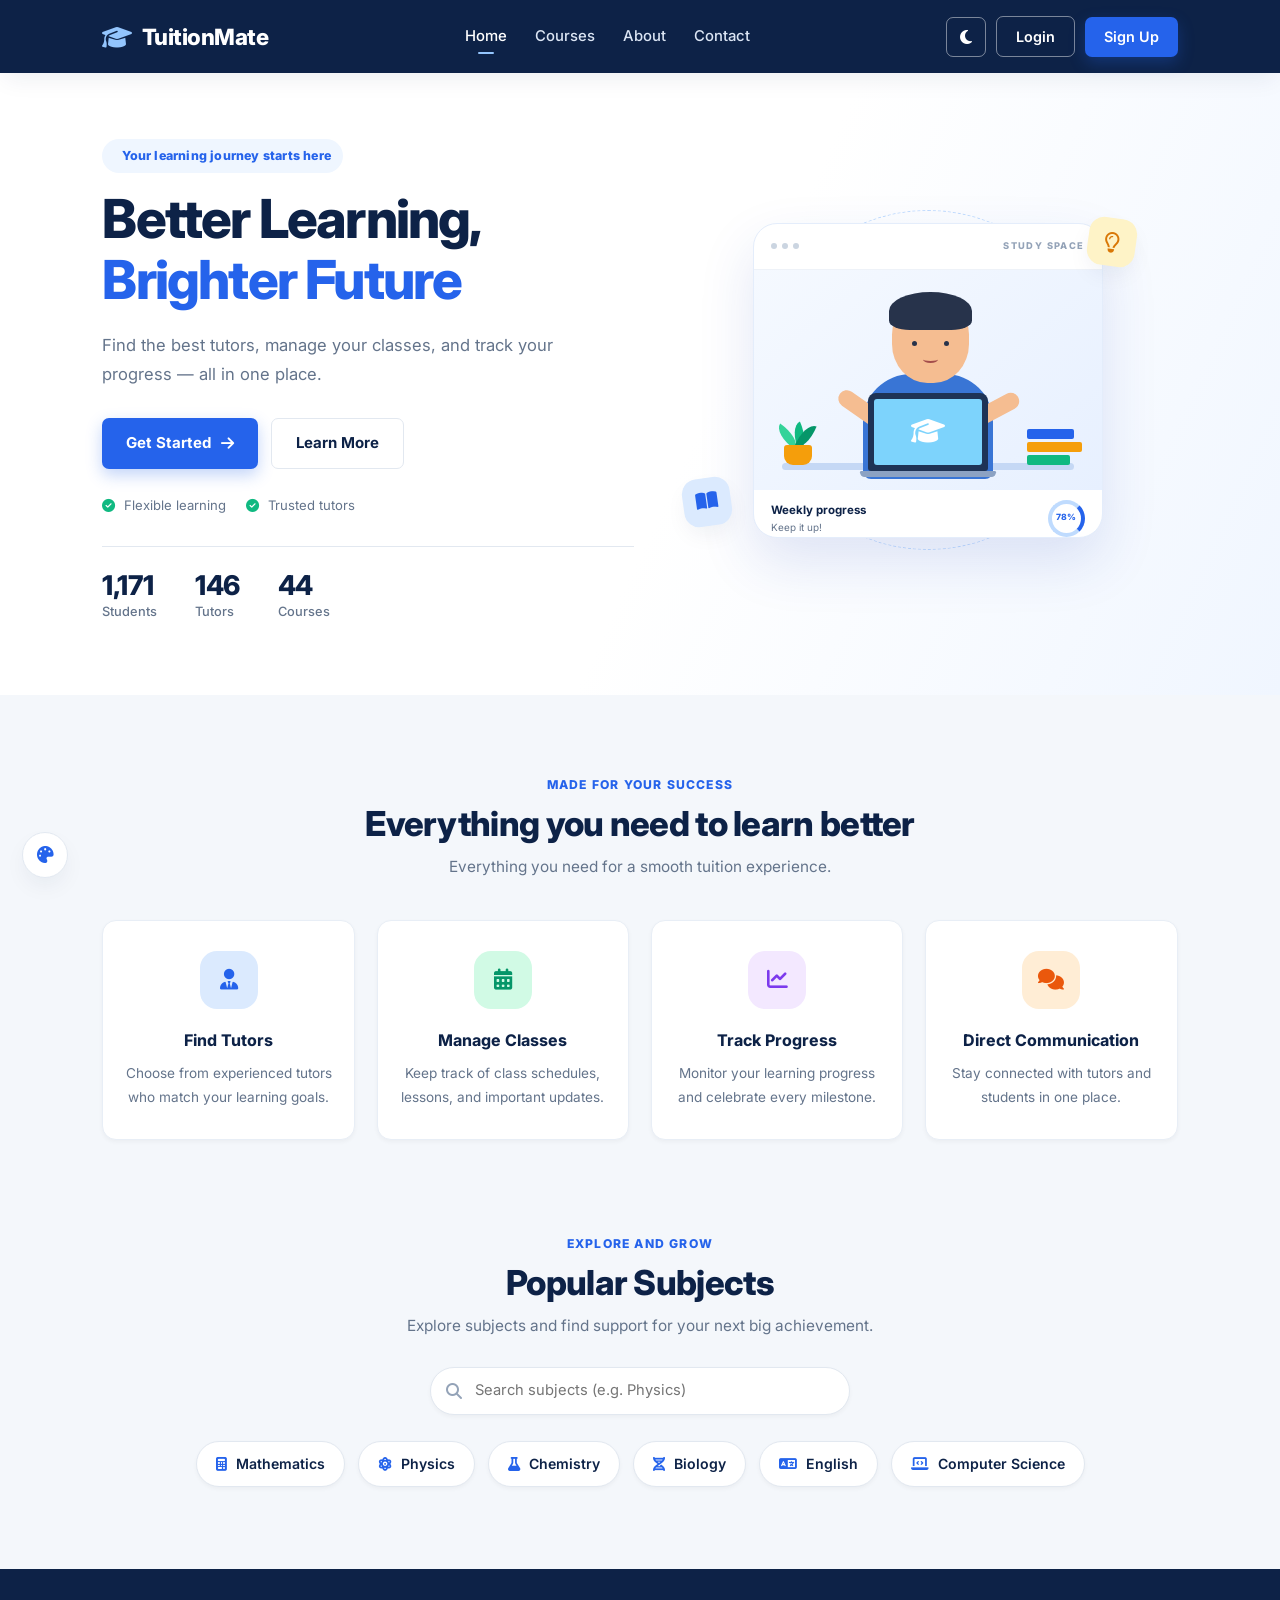
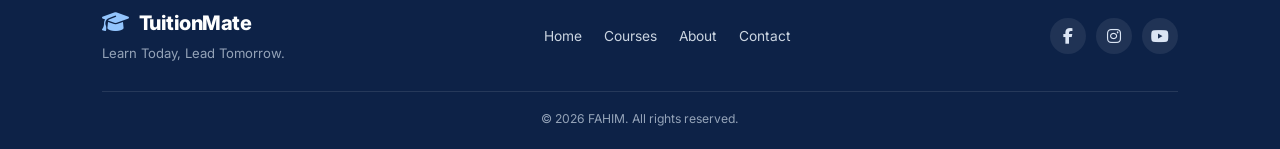
<file: index.html>
<!DOCTYPE html>
<html lang="en">
<head>
  <meta charset="UTF-8">
  <meta name="viewport" content="width=device-width, initial-scale=1.0">
  <title>TuitionMate | Better Learning, Brighter Future</title>
  <link rel="preconnect" href="https://fonts.googleapis.com">
  <link rel="preconnect" href="https://fonts.gstatic.com" crossorigin>
  <link href="https://fonts.googleapis.com/css2?family=Inter:wght@400;500;600;700;800&display=swap" rel="stylesheet">
  <link rel="stylesheet" href="https://cdnjs.cloudflare.com/ajax/libs/font-awesome/6.5.2/css/all.min.css">
  <link rel="stylesheet" href="style.css">
</head>
<body>
  <header class="navbar">
    <a class="logo" href="index.html"><i class="fa-solid fa-graduation-cap"></i><span>TuitionMate</span></a>
    <nav class="nav-links" aria-label="Main navigation">
      <a class="active" href="index.html">Home</a>
      <a href="#subjects">Courses</a>
      <a href="#features">About</a>
      <a href="#contact">Contact</a>
    </nav>
    <div class="auth-buttons">
      <button type="button" class="theme-toggle" id="theme-toggle" aria-label="Switch to dark mode"><i class="fa-solid fa-moon"></i></button>
      <a class="btn-outline" href="login.html">Login</a>
      <a class="btn-primary" href="signup.html">Sign Up</a>
    </div>
    <div class="mobile-menu">
      <button type="button" class="menu-toggle" id="menu-toggle" aria-label="Open navigation menu" aria-expanded="false" aria-controls="mobile-menu-panel"><i class="fa-solid fa-bars"></i></button>
      <nav class="mobile-menu-panel" id="mobile-menu-panel" aria-label="Mobile navigation">
        <a href="index.html">Home</a><a href="#subjects">Courses</a><a href="#features">About</a><a href="#contact">Contact</a>
        <a href="login.html">Login</a><a href="signup.html">Sign Up</a>
      </nav>
    </div>
  </header>

  <main>
    <section class="hero-section">
      <div class="hero-content">
        <span class="eyebrow"><i class="fa-solid fa-sparkles"></i> Your learning journey starts here</span>
        <h1 class="hero-title">Better Learning,<br><span>Brighter Future</span></h1>
        <p class="hero-description">Find the best tutors, manage your classes, and track your progress — all in one place.</p>
        <div class="hero-actions">
          <a class="btn-hero-primary" href="signup.html">Get Started <i class="fa-solid fa-arrow-right"></i></a>
          <a class="btn-hero-secondary" href="#features">Learn More</a>
        </div>
        <div class="hero-trust"><span><i class="fa-solid fa-circle-check"></i> Flexible learning</span><span><i class="fa-solid fa-circle-check"></i> Trusted tutors</span></div>
        <div class="hero-stats">
          <div class="stat"><strong class="counter" data-target="1200" data-suffix="+">0</strong><span>Students</span></div>
          <div class="stat"><strong class="counter" data-target="150" data-suffix="+">0</strong><span>Tutors</span></div>
          <div class="stat"><strong class="counter" data-target="45" data-suffix="+">0</strong><span>Courses</span></div>
        </div>
      </div>
      <div class="hero-graphic" aria-label="Student studying illustration">
        <div class="graphic-orbit orbit-one"></div><div class="graphic-orbit orbit-two"></div>
        <div class="float-icon float-bulb"><i class="fa-regular fa-lightbulb"></i></div>
        <div class="float-icon float-book"><i class="fa-solid fa-book-open"></i></div>
        <div class="study-card">
          <div class="study-card-top"><span class="mini-dot"></span><span class="mini-dot"></span><span class="mini-dot"></span><span class="study-label">STUDY SPACE</span></div>
          <div class="student-illustration">
            <div class="plant"><span></span><span></span><span></span><b></b></div>
            <div class="student-head"><div class="hair"></div><span class="eye eye-left"></span><span class="eye eye-right"></span><span class="smile"></span></div>
            <div class="student-body"><div class="arm arm-left"></div><div class="arm arm-right"></div></div>
            <div class="laptop"><div><i class="fa-solid fa-graduation-cap"></i></div></div>
            <div class="book-stack"><span></span><span></span><span></span></div>
          </div>
          <div class="progress-panel"><div><strong>Weekly progress</strong><span>Keep it up!</span></div><div class="progress-ring">78%</div></div>
        </div>
      </div>
    </section>

    <section id="features" class="features-section section-wrap">
      <div class="section-header"><span class="eyebrow">MADE FOR YOUR SUCCESS</span><h2 class="section-title">Everything you need to learn better</h2><p class="section-subtitle">Everything you need for a smooth tuition experience.</p></div>
      <div class="features-grid">
        <article class="feature-card"><div class="feature-icon-wrapper icon-blue"><i class="fa-solid fa-user-tie"></i></div><h3>Find Tutors</h3><p>Choose from experienced tutors who match your learning goals.</p></article>
        <article class="feature-card"><div class="feature-icon-wrapper icon-green"><i class="fa-solid fa-calendar-days"></i></div><h3>Manage Classes</h3><p>Keep track of class schedules, lessons, and important updates.</p></article>
        <article class="feature-card"><div class="feature-icon-wrapper icon-purple"><i class="fa-solid fa-chart-line"></i></div><h3>Track Progress</h3><p>Monitor your learning progress and celebrate every milestone.</p></article>
        <article class="feature-card"><div class="feature-icon-wrapper icon-orange"><i class="fa-solid fa-comments"></i></div><h3>Direct Communication</h3><p>Stay connected with tutors and students in one place.</p></article>
      </div>
    </section>

    <section id="subjects" class="subjects-section section-wrap">
      <div class="section-header"><span class="eyebrow">EXPLORE AND GROW</span><h2 class="section-title">Popular Subjects</h2><p class="section-subtitle">Explore subjects and find support for your next big achievement.</p></div>
      <div class="subject-search">
        <i class="fa-solid fa-magnifying-glass"></i>
        <input type="search" id="subject-search" class="subject-search-input" placeholder="Search subjects (e.g. Physics)" aria-label="Search subjects" autocomplete="off">
      </div>
      <div class="subjects-tags" id="subjects-list"><span class="subject-tag"><i class="fa-solid fa-calculator"></i> Mathematics</span><span class="subject-tag"><i class="fa-solid fa-atom"></i> Physics</span><span class="subject-tag"><i class="fa-solid fa-flask"></i> Chemistry</span><span class="subject-tag"><i class="fa-solid fa-dna"></i> Biology</span><span class="subject-tag"><i class="fa-solid fa-language"></i> English</span><span class="subject-tag"><i class="fa-solid fa-laptop-code"></i> Computer Science</span></div>
      <p class="no-subject" id="no-subject" role="status" aria-live="polite" hidden><i class="fa-regular fa-face-frown"></i> No subject found</p>
    </section>
  </main>

  <footer id="contact" class="site-footer">
    <div class="footer-top">
      <div class="footer-brand"><a class="logo" href="index.html"><i class="fa-solid fa-graduation-cap"></i><span>TuitionMate</span></a><p class="footer-tagline">Learn Today, Lead Tomorrow.</p></div>
      <nav class="footer-nav" aria-label="Footer navigation"><a href="index.html">Home</a><a href="#subjects">Courses</a><a href="#features">About</a><a href="mailto:hello@tuitionmate.example">Contact</a></nav>
      <div class="social-links"><a href="https://www.facebook.com/" class="social-link" aria-label="Facebook" target="_blank" rel="noopener noreferrer"><i class="fa-brands fa-facebook-f"></i></a><a href="https://www.instagram.com/" class="social-link" aria-label="Instagram" target="_blank" rel="noopener noreferrer"><i class="fa-brands fa-instagram"></i></a><a href="https://www.youtube.com/" class="social-link" aria-label="YouTube" target="_blank" rel="noopener noreferrer"><i class="fa-brands fa-youtube"></i></a></div>
    </div>
    <div class="footer-bottom"><p>&copy; 2026 FAHIM. All rights reserved.</p></div>
  </footer>

  <button type="button" class="back-to-top" id="back-to-top" aria-label="Back to top"><i class="fa-solid fa-arrow-up"></i></button>
  <div class="color-picker" id="color-picker">
    <button type="button" class="color-picker-toggle" id="color-picker-toggle" aria-label="Change accent colour" aria-expanded="false" aria-controls="color-options"><i class="fa-solid fa-palette"></i></button>
    <div class="color-options" id="color-options" role="group" aria-label="Accent colour" hidden>
      <button type="button" class="color-swatch swatch-blue" data-color="blue" aria-label="Blue" aria-pressed="true"></button>
      <button type="button" class="color-swatch swatch-green" data-color="green" aria-label="Green" aria-pressed="false"></button>
      <button type="button" class="color-swatch swatch-purple" data-color="purple" aria-label="Purple" aria-pressed="false"></button>
      <button type="button" class="color-swatch swatch-orange" data-color="orange" aria-label="Orange" aria-pressed="false"></button>
      <button type="button" class="color-swatch swatch-rose" data-color="rose" aria-label="Rose" aria-pressed="false"></button>
    </div>
  </div>
  <script src="script.js"></script>
</body>
</html>
</file>
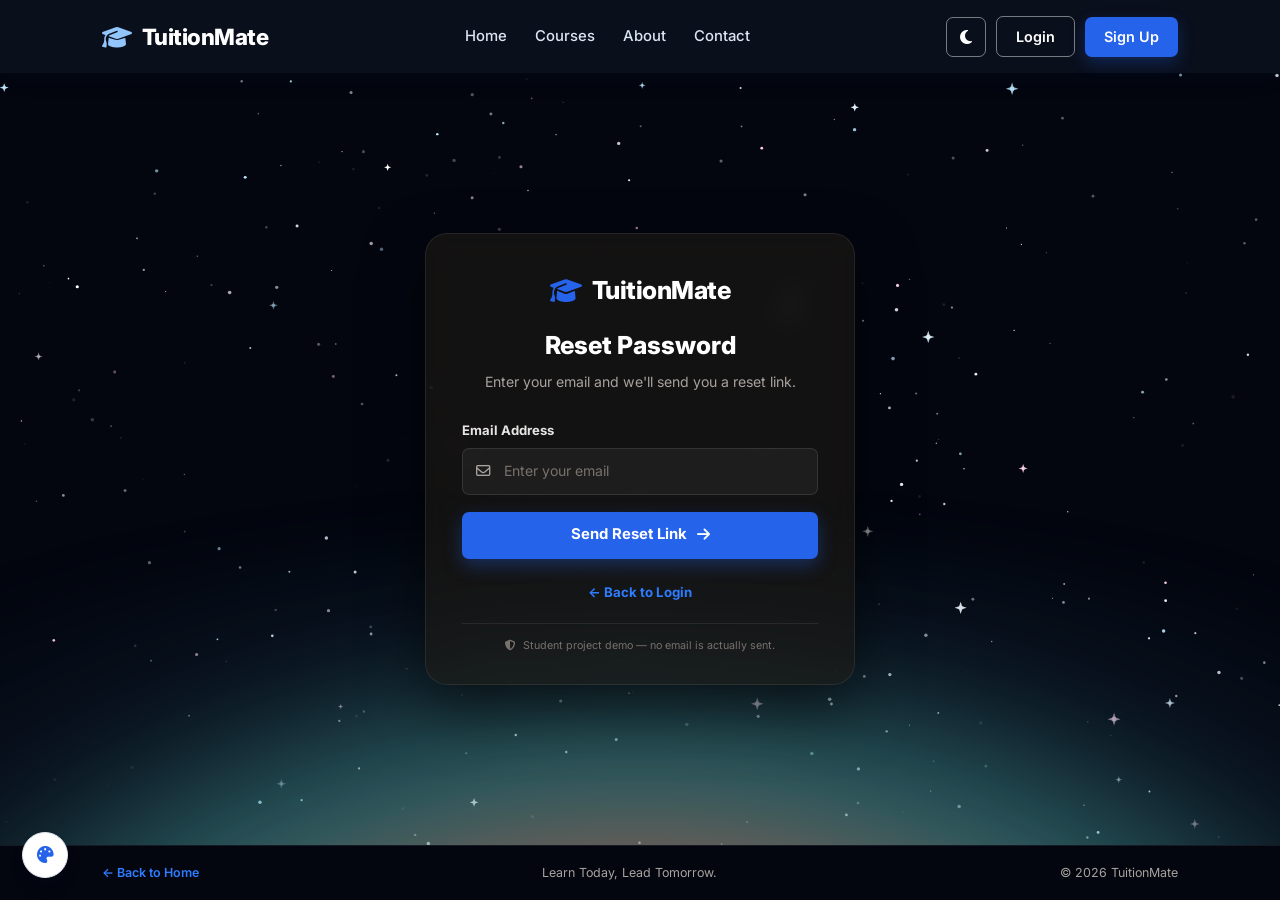
<file: forgot-password.html>
<!DOCTYPE html>
<html lang="en">
<head>
  <meta charset="UTF-8">
  <meta name="viewport" content="width=device-width, initial-scale=1.0">
  <title>Reset Password | TuitionMate</title>
  <link rel="preconnect" href="https://fonts.googleapis.com">
  <link rel="preconnect" href="https://fonts.gstatic.com" crossorigin>
  <link href="https://fonts.googleapis.com/css2?family=Inter:wght@400;500;600;700;800&display=swap" rel="stylesheet">
  <link rel="stylesheet" href="https://cdnjs.cloudflare.com/ajax/libs/font-awesome/6.5.2/css/all.min.css">
  <link rel="stylesheet" href="style.css">
</head>
<body class="login-page">
  <header class="navbar">
    <a class="logo" href="index.html"><i class="fa-solid fa-graduation-cap"></i><span>TuitionMate</span></a>
    <nav class="nav-links" aria-label="Main navigation"><a href="index.html">Home</a><a href="index.html#subjects">Courses</a><a href="index.html#features">About</a><a href="index.html#contact">Contact</a></nav>
    <div class="auth-buttons"><button type="button" class="theme-toggle" id="theme-toggle" aria-label="Switch to dark mode"><i class="fa-solid fa-moon"></i></button><a class="btn-outline" href="login.html">Login</a><a class="btn-primary" href="signup.html">Sign Up</a></div>
    <div class="mobile-menu"><button type="button" class="menu-toggle" id="menu-toggle" aria-label="Open navigation menu" aria-expanded="false" aria-controls="mobile-menu-panel"><i class="fa-solid fa-bars"></i></button><nav class="mobile-menu-panel" id="mobile-menu-panel" aria-label="Mobile navigation"><a href="index.html">Home</a><a href="index.html#subjects">Courses</a><a href="index.html#features">About</a><a href="index.html#contact">Contact</a><a href="login.html">Login</a><a href="signup.html">Sign Up</a></nav></div>
  </header>

  <main class="login-main">
    <div class="space-bg" aria-hidden="true">
      <canvas id="starfield"></canvas>
      <div class="space-horizon"></div>
    </div>
    <div class="login-container">
      <section class="login-card" aria-labelledby="login-title">
        <a class="card-logo" href="index.html"><i class="fa-solid fa-graduation-cap"></i><span>TuitionMate</span></a>
        <h1 id="login-title">Reset Password</h1>
        <p class="card-subtitle">Enter your email and we'll send you a reset link.</p>
        <div class="success-message" id="form-success" role="status" aria-live="polite" hidden><i class="fa-solid fa-circle-check"></i> <span id="form-success-text"></span></div>
        <form action="#" method="get" id="forgot-form" novalidate>
          <div class="form-group"><label class="form-label" for="email">Email Address</label><div class="input-wrapper"><i class="fa-regular fa-envelope"></i><input id="email" name="email" type="email" class="form-input" placeholder="Enter your email" autocomplete="email" required aria-describedby="email-error"></div><p class="error-message" id="email-error"></p></div>
          <button type="submit" class="btn-login-submit">Send Reset Link <i class="fa-solid fa-arrow-right"></i></button>
        </form>
        <p class="signup-prompt"><a href="login.html">← Back to Login</a></p>
        <p class="demo-note"><i class="fa-solid fa-shield-halved"></i> Student project demo — no email is actually sent.</p>
      </section>
    </div>
  </main>
  <footer class="login-footer"><a href="index.html">← Back to Home</a><span>Learn Today, Lead Tomorrow.</span><span>&copy; 2026 TuitionMate</span></footer>
  <div class="color-picker" id="color-picker">
    <button type="button" class="color-picker-toggle" id="color-picker-toggle" aria-label="Change accent colour" aria-expanded="false" aria-controls="color-options"><i class="fa-solid fa-palette"></i></button>
    <div class="color-options" id="color-options" role="group" aria-label="Accent colour" hidden>
      <button type="button" class="color-swatch swatch-blue" data-color="blue" aria-label="Blue" aria-pressed="true"></button>
      <button type="button" class="color-swatch swatch-green" data-color="green" aria-label="Green" aria-pressed="false"></button>
      <button type="button" class="color-swatch swatch-purple" data-color="purple" aria-label="Purple" aria-pressed="false"></button>
      <button type="button" class="color-swatch swatch-orange" data-color="orange" aria-label="Orange" aria-pressed="false"></button>
      <button type="button" class="color-swatch swatch-rose" data-color="rose" aria-label="Rose" aria-pressed="false"></button>
    </div>
  </div>
  <script src="script.js"></script>
</body>
</html>
</file>
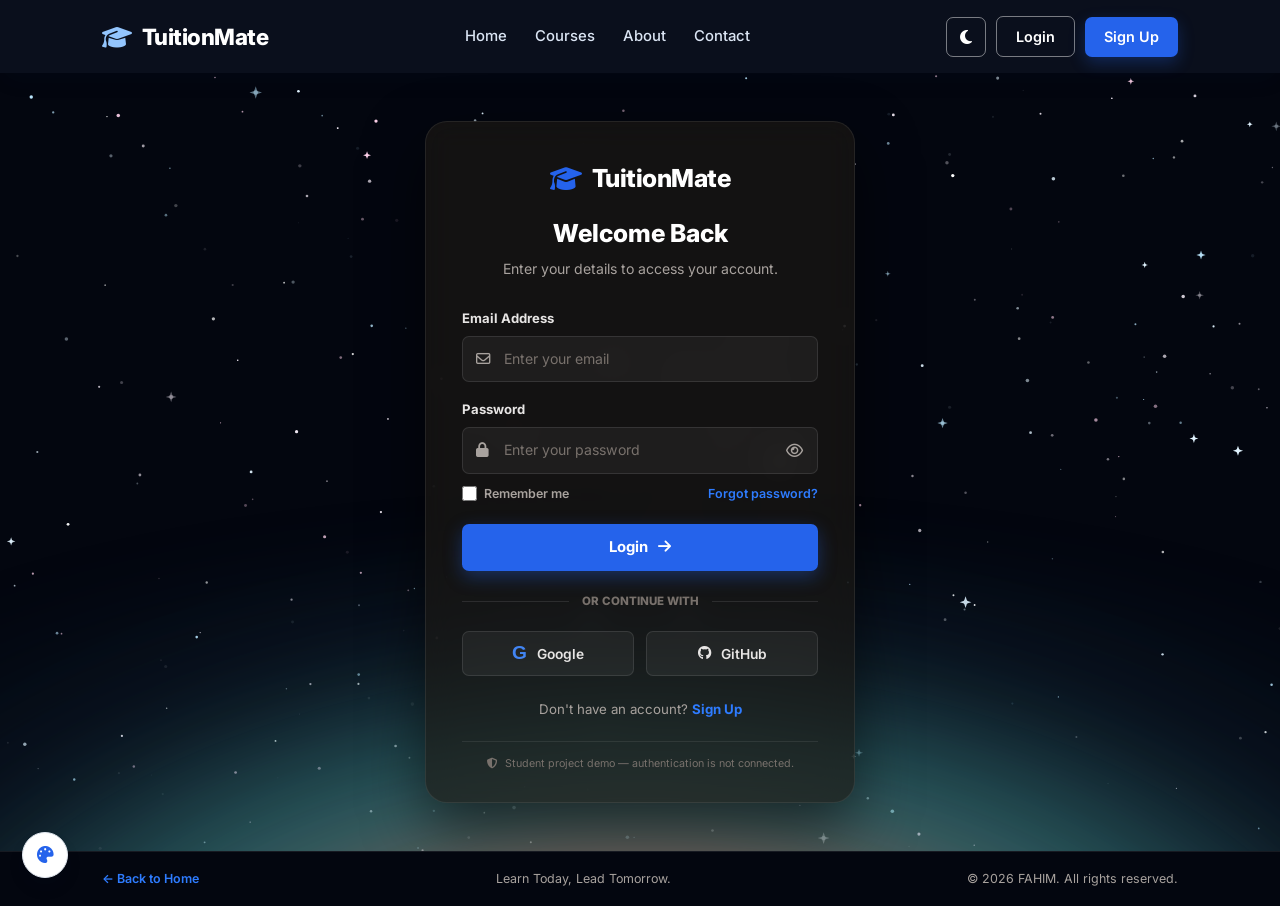
<file: login.html>
<!DOCTYPE html>
<html lang="en">
<head>
  <meta charset="UTF-8">
  <meta name="viewport" content="width=device-width, initial-scale=1.0">
  <title>Login | TuitionMate</title>
  <link rel="preconnect" href="https://fonts.googleapis.com">
  <link rel="preconnect" href="https://fonts.gstatic.com" crossorigin>
  <link href="https://fonts.googleapis.com/css2?family=Inter:wght@400;500;600;700;800&display=swap" rel="stylesheet">
  <link rel="stylesheet" href="https://cdnjs.cloudflare.com/ajax/libs/font-awesome/6.5.2/css/all.min.css">
  <link rel="stylesheet" href="style.css">
</head>
<body class="login-page">
  <header class="navbar">
    <a class="logo" href="index.html"><i class="fa-solid fa-graduation-cap"></i><span>TuitionMate</span></a>
    <nav class="nav-links" aria-label="Main navigation"><a href="index.html">Home</a><a href="index.html#subjects">Courses</a><a href="index.html#features">About</a><a href="index.html#contact">Contact</a></nav>
    <div class="auth-buttons"><button type="button" class="theme-toggle" id="theme-toggle" aria-label="Switch to dark mode"><i class="fa-solid fa-moon"></i></button><a class="btn-outline" href="login.html" aria-current="page">Login</a><a class="btn-primary" href="signup.html">Sign Up</a></div>
    <div class="mobile-menu"><button type="button" class="menu-toggle" id="menu-toggle" aria-label="Open navigation menu" aria-expanded="false" aria-controls="mobile-menu-panel"><i class="fa-solid fa-bars"></i></button><nav class="mobile-menu-panel" id="mobile-menu-panel" aria-label="Mobile navigation"><a href="index.html">Home</a><a href="index.html#subjects">Courses</a><a href="index.html#features">About</a><a href="index.html#contact">Contact</a><a href="login.html" aria-current="page">Login</a><a href="signup.html">Sign Up</a></nav></div>
  </header>

  <main class="login-main">
    <!-- Animated space background (starfield canvas + horizon glow) -->
    <div class="space-bg" aria-hidden="true">
      <canvas id="starfield"></canvas>
      <div class="space-horizon"></div>
    </div>
    <div class="login-container">
      <section class="login-card" aria-labelledby="login-title">
        <a class="card-logo" href="index.html"><i class="fa-solid fa-graduation-cap"></i><span>TuitionMate</span></a>
        <h1 id="login-title">Welcome Back</h1>
        <p class="card-subtitle">Enter your details to access your account.</p>
        <div class="success-message" id="login-success" role="status" aria-live="polite" hidden><i class="fa-solid fa-circle-check"></i> <span id="login-success-text"></span></div>
        <form action="#" method="get" id="login-form" novalidate>
          <div class="form-group"><label class="form-label" for="email">Email Address</label><div class="input-wrapper"><i class="fa-regular fa-envelope"></i><input id="email" name="email" type="email" class="form-input" placeholder="Enter your email" autocomplete="email" required aria-describedby="email-error"></div><p class="error-message" id="email-error"></p></div>
          <div class="form-group"><label class="form-label" for="password">Password</label><div class="input-wrapper"><i class="fa-solid fa-lock"></i><input id="password" name="password" type="password" class="form-input has-toggle" placeholder="Enter your password" autocomplete="current-password" required aria-describedby="password-error"><button type="button" class="toggle-password" id="toggle-password" aria-label="Show password"><i class="fa-regular fa-eye"></i></button></div><p class="error-message" id="password-error"></p></div>
          <div class="forgot-row"><label class="remember-me"><input type="checkbox" id="remember-me" name="remember"> Remember me</label><a class="forgot-password-link" href="forgot-password.html">Forgot password?</a></div>
          <button type="submit" class="btn-login-submit">Login <i class="fa-solid fa-arrow-right"></i></button>
        </form>
        <div class="divider-or"><span>OR CONTINUE WITH</span></div>
        <p class="info-message" id="social-notice" role="status" aria-live="polite" hidden></p>
        <div class="social-login">
          <button type="button" class="btn-google" data-provider="Google"><span class="google-g">G</span> Google</button>
          <button type="button" class="btn-github" data-provider="GitHub"><i class="fa-brands fa-github"></i> GitHub</button>
        </div>
        <p id="signup" class="signup-prompt">Don't have an account? <a href="signup.html">Sign Up</a></p>
        <p class="demo-note"><i class="fa-solid fa-shield-halved"></i> Student project demo — authentication is not connected.</p>
      </section>
    </div>
  </main>
  <footer class="login-footer"><a href="index.html">← Back to Home</a><span>Learn Today, Lead Tomorrow.</span><span>&copy; 2026 FAHIM. All rights reserved.</span></footer>
  <div class="color-picker" id="color-picker">
    <button type="button" class="color-picker-toggle" id="color-picker-toggle" aria-label="Change accent colour" aria-expanded="false" aria-controls="color-options"><i class="fa-solid fa-palette"></i></button>
    <div class="color-options" id="color-options" role="group" aria-label="Accent colour" hidden>
      <button type="button" class="color-swatch swatch-blue" data-color="blue" aria-label="Blue" aria-pressed="true"></button>
      <button type="button" class="color-swatch swatch-green" data-color="green" aria-label="Green" aria-pressed="false"></button>
      <button type="button" class="color-swatch swatch-purple" data-color="purple" aria-label="Purple" aria-pressed="false"></button>
      <button type="button" class="color-swatch swatch-orange" data-color="orange" aria-label="Orange" aria-pressed="false"></button>
      <button type="button" class="color-swatch swatch-rose" data-color="rose" aria-label="Rose" aria-pressed="false"></button>
    </div>
  </div>
  <script src="script.js"></script>
</body>
</html>
</file>
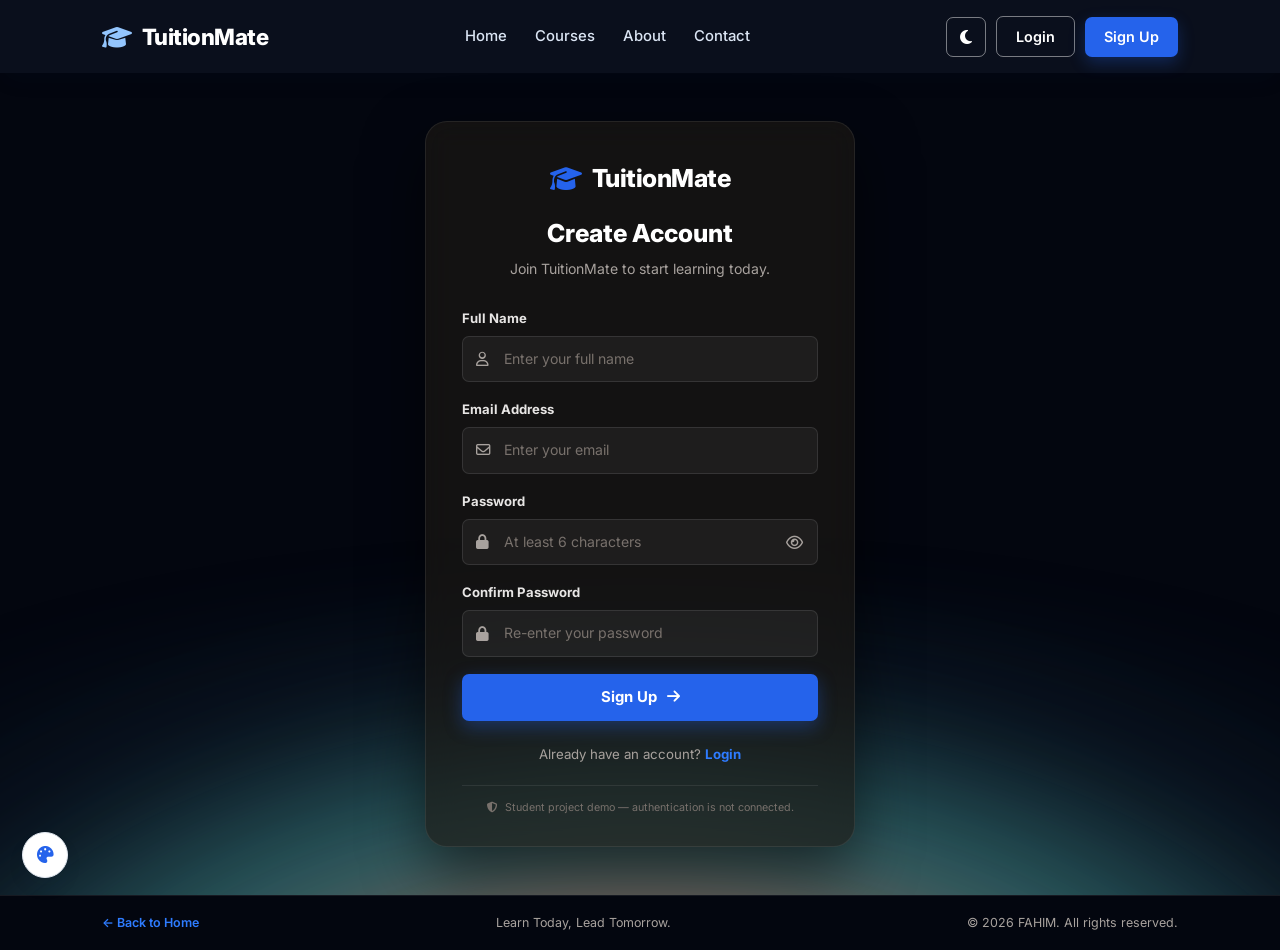
<file: signup.html>
<!DOCTYPE html>
<html lang="en">
<head>
  <meta charset="UTF-8">
  <meta name="viewport" content="width=device-width, initial-scale=1.0">
  <title>Sign Up | TuitionMate</title>
  <link rel="preconnect" href="https://fonts.googleapis.com">
  <link rel="preconnect" href="https://fonts.gstatic.com" crossorigin>
  <link href="https://fonts.googleapis.com/css2?family=Inter:wght@400;500;600;700;800&display=swap" rel="stylesheet">
  <link rel="stylesheet" href="https://cdnjs.cloudflare.com/ajax/libs/font-awesome/6.5.2/css/all.min.css">
  <link rel="stylesheet" href="style.css">
</head>
<body class="login-page">
  <header class="navbar">
    <a class="logo" href="index.html"><i class="fa-solid fa-graduation-cap"></i><span>TuitionMate</span></a>
    <nav class="nav-links" aria-label="Main navigation"><a href="index.html">Home</a><a href="index.html#subjects">Courses</a><a href="index.html#features">About</a><a href="index.html#contact">Contact</a></nav>
    <div class="auth-buttons"><button type="button" class="theme-toggle" id="theme-toggle" aria-label="Switch to dark mode"><i class="fa-solid fa-moon"></i></button><a class="btn-outline" href="login.html">Login</a><a class="btn-primary" href="signup.html" aria-current="page">Sign Up</a></div>
    <div class="mobile-menu"><button type="button" class="menu-toggle" id="menu-toggle" aria-label="Open navigation menu" aria-expanded="false" aria-controls="mobile-menu-panel"><i class="fa-solid fa-bars"></i></button><nav class="mobile-menu-panel" id="mobile-menu-panel" aria-label="Mobile navigation"><a href="index.html">Home</a><a href="index.html#subjects">Courses</a><a href="index.html#features">About</a><a href="index.html#contact">Contact</a><a href="login.html">Login</a><a href="signup.html">Sign Up</a></nav></div>
  </header>

  <main class="login-main">
    <div class="space-bg" aria-hidden="true">
      <canvas id="starfield"></canvas>
      <div class="space-horizon"></div>
    </div>
    <div class="login-container">
      <section class="login-card" aria-labelledby="login-title">
        <a class="card-logo" href="index.html"><i class="fa-solid fa-graduation-cap"></i><span>TuitionMate</span></a>
        <h1 id="login-title">Create Account</h1>
        <p class="card-subtitle">Join TuitionMate to start learning today.</p>
        <div class="success-message" id="form-success" role="status" aria-live="polite" hidden><i class="fa-solid fa-circle-check"></i> <span id="form-success-text"></span></div>
        <form action="#" method="get" id="signup-form" novalidate>
          <div class="form-group"><label class="form-label" for="name">Full Name</label><div class="input-wrapper"><i class="fa-regular fa-user"></i><input id="name" name="name" type="text" class="form-input" placeholder="Enter your full name" autocomplete="name" required aria-describedby="name-error"></div><p class="error-message" id="name-error"></p></div>
          <div class="form-group"><label class="form-label" for="email">Email Address</label><div class="input-wrapper"><i class="fa-regular fa-envelope"></i><input id="email" name="email" type="email" class="form-input" placeholder="Enter your email" autocomplete="email" required aria-describedby="email-error"></div><p class="error-message" id="email-error"></p></div>
          <div class="form-group"><label class="form-label" for="password">Password</label><div class="input-wrapper"><i class="fa-solid fa-lock"></i><input id="password" name="password" type="password" class="form-input has-toggle" placeholder="At least 6 characters" autocomplete="new-password" required aria-describedby="password-error"><button type="button" class="toggle-password" id="toggle-password" aria-label="Show password"><i class="fa-regular fa-eye"></i></button></div><p class="error-message" id="password-error"></p></div>
          <div class="form-group"><label class="form-label" for="confirm">Confirm Password</label><div class="input-wrapper"><i class="fa-solid fa-lock"></i><input id="confirm" name="confirm" type="password" class="form-input" placeholder="Re-enter your password" autocomplete="new-password" required aria-describedby="confirm-error"></div><p class="error-message" id="confirm-error"></p></div>
          <button type="submit" class="btn-login-submit">Sign Up <i class="fa-solid fa-arrow-right"></i></button>
        </form>
        <p class="signup-prompt">Already have an account? <a href="login.html">Login</a></p>
        <p class="demo-note"><i class="fa-solid fa-shield-halved"></i> Student project demo — authentication is not connected.</p>
      </section>
    </div>
  </main>
  <footer class="login-footer"><a href="index.html">← Back to Home</a><span>Learn Today, Lead Tomorrow.</span><span>&copy; 2026 FAHIM. All rights reserved.</span></footer>
  <div class="color-picker" id="color-picker">
    <button type="button" class="color-picker-toggle" id="color-picker-toggle" aria-label="Change accent colour" aria-expanded="false" aria-controls="color-options"><i class="fa-solid fa-palette"></i></button>
    <div class="color-options" id="color-options" role="group" aria-label="Accent colour" hidden>
      <button type="button" class="color-swatch swatch-blue" data-color="blue" aria-label="Blue" aria-pressed="true"></button>
      <button type="button" class="color-swatch swatch-green" data-color="green" aria-label="Green" aria-pressed="false"></button>
      <button type="button" class="color-swatch swatch-purple" data-color="purple" aria-label="Purple" aria-pressed="false"></button>
      <button type="button" class="color-swatch swatch-orange" data-color="orange" aria-label="Orange" aria-pressed="false"></button>
      <button type="button" class="color-swatch swatch-rose" data-color="rose" aria-label="Rose" aria-pressed="false"></button>
    </div>
  </div>
  <script src="script.js"></script>
</body>
</html>
</file>
<file: style.css>
/* TuitionMate | Shared responsive styles
   Built with HTML5 and CSS3. External Google Fonts and Font Awesome provide typography/icons. */
:root {
  --navy-primary: #0a192f;
  --navy-secondary: #0d2247;
  --blue-accent: #2563eb;
  --blue-hover: #1d4ed8;
  --blue-light-bg: #eff6ff;
  --blue-soft-border: #bfdbfe;
  --bg-light: #f4f7fb;
  --card-bg: #ffffff;
  --text-dark: #1e293b;
  --text-muted: #64748b;
  --text-light: #94a3b8;
  --border-color: #e2e8f0;
  --shadow-sm: 0 2px 4px rgba(0,0,0,.04);
  --shadow-md: 0 10px 25px -5px rgba(13,34,71,.08);
  --shadow-lg: 0 20px 40px -12px rgba(13,34,71,.15);
  --radius-sm: 7px;
  --radius-md: 14px;
  --radius-lg: 22px;
  --radius-full: 999px;
  --font-main: 'Inter', Arial, sans-serif;
  --transition: all .25s ease;
}
* { margin: 0; padding: 0; box-sizing: border-box; }
html { scroll-behavior: smooth; scroll-padding-top: 24px; }
body { font-family: var(--font-main); background: var(--bg-light); color: var(--text-dark); line-height: 1.6; overflow-x: hidden; }
a { color: inherit; text-decoration: none; transition: var(--transition); }
button, input { font: inherit; }
button, a { -webkit-tap-highlight-color: transparent; }
a:focus-visible, button:focus-visible, summary:focus-visible, input:focus-visible { outline: 3px solid #93c5fd; outline-offset: 3px; }
.navbar { background: var(--navy-secondary); color: #fff; padding: 16px 8%; display: flex; align-items: center; justify-content: space-between; gap: 24px; position: relative; z-index: 10; box-shadow: var(--shadow-md); }
.logo { display: inline-flex; align-items: center; gap: 10px; font-size: 1.4rem; font-weight: 800; color: #fff; letter-spacing: -.5px; white-space: nowrap; }
.logo i { color: #93c5fd; font-size: 1.5rem; }
.nav-links { display: flex; align-items: center; gap: 28px; }
.nav-links a { color: #dbe5f4; font-size: .93rem; font-weight: 500; }
.nav-links a:hover, .nav-links a.active { color: #fff; }
.nav-links a.active::after { content: ''; display: block; width: 16px; height: 2px; margin: 4px auto -6px; border-radius: 2px; background: #93c5fd; }
.auth-buttons { display: flex; align-items: center; gap: 10px; }
.btn-outline, .btn-primary { display: inline-flex; align-items: center; justify-content: center; min-height: 40px; padding: 8px 19px; border-radius: var(--radius-sm); font-size: .9rem; font-weight: 600; transition: var(--transition); }
.btn-outline { border: 1px solid rgba(255,255,255,.45); color: #fff; }
.btn-outline:hover { border-color: #fff; background: rgba(255,255,255,.1); }
.btn-primary { background: var(--blue-accent); color: #fff; box-shadow: 0 4px 12px rgba(37,99,235,.25); }
.btn-primary:hover, .btn-hero-primary:hover, .btn-login-submit:hover { background: var(--blue-hover); transform: translateY(-2px); }
.mobile-menu { display: none; position: relative; }
.mobile-menu summary { cursor: pointer; list-style: none; font-size: 1.4rem; padding: 4px 7px; }
.mobile-menu summary::-webkit-details-marker { display: none; }
.mobile-menu-panel { position: absolute; right: 0; top: calc(100% + 14px); width: 210px; display: grid; gap: 4px; padding: 10px; background: #fff; color: var(--text-dark); border: 1px solid var(--border-color); border-radius: 12px; box-shadow: var(--shadow-lg); }
.mobile-menu-panel a { padding: 10px 12px; border-radius: 7px; }
.mobile-menu-panel a:hover { color: var(--blue-accent); background: var(--blue-light-bg); }

/* Home page hero */
.hero-section { background: linear-gradient(115deg,#fff 0%,#fff 55%,#f0f6ff 100%); min-height: 485px; padding: 65px 8% 72px; display: flex; align-items: center; justify-content: space-between; gap: 44px; overflow: hidden; }
.hero-content { flex: 1; max-width: 560px; }
.eyebrow { display: inline-flex; align-items: center; gap: 8px; margin-bottom: 16px; color: var(--blue-accent); font-size: .76rem; font-weight: 800; letter-spacing: 1.2px; }
.hero-content > .eyebrow { padding: 7px 12px; border-radius: var(--radius-full); background: #eff6ff; letter-spacing: .2px; font-size: .78rem; }
.hero-title { color: var(--navy-secondary); font-size: clamp(2.35rem,4.2vw,3.65rem); font-weight: 800; line-height: 1.13; letter-spacing: -1.8px; margin-bottom: 20px; }
.hero-title span { color: var(--blue-accent); }
.hero-description { max-width: 490px; color: var(--text-muted); font-size: 1.04rem; line-height: 1.8; margin-bottom: 28px; }
.hero-actions { display: flex; flex-wrap: wrap; gap: 13px; }
.btn-hero-primary, .btn-hero-secondary { min-height: 48px; display: inline-flex; align-items: center; justify-content: center; gap: 10px; padding: 12px 24px; border-radius: var(--radius-sm); font-size: .94rem; font-weight: 700; transition: var(--transition); }
.btn-hero-primary { color: #fff; background: var(--blue-accent); box-shadow: 0 6px 16px rgba(37,99,235,.24); }
.btn-hero-secondary { background: #fff; color: var(--navy-secondary); border: 1px solid var(--border-color); }
.btn-hero-secondary:hover { background: var(--blue-light-bg); border-color: var(--blue-soft-border); }
.hero-trust { display: flex; flex-wrap: wrap; gap: 20px; margin-top: 26px; color: var(--text-muted); font-size: .82rem; }
.hero-trust i { color: #10b981; margin-right: 5px; }

/* CSS illustration */
.hero-graphic { position: relative; flex: 1; max-width: 500px; min-width: 0; min-height: 360px; display: grid; place-items: center; }
.graphic-orbit { position: absolute; border: 1px dashed #bfdbfe; border-radius: 50%; }
.orbit-one { width: 340px; height: 340px; }
.orbit-two { width: 275px; height: 275px; border-style: solid; border-color: #dbeafe; }
.study-card { position: relative; z-index: 1; width: min(100%,350px); height: 315px; background: #fff; border: 1px solid #e4edfb; border-radius: 24px; box-shadow: 0 24px 55px rgba(30,64,175,.13); overflow: hidden; }
.study-card-top { display: flex; align-items: center; gap: 5px; padding: 15px 17px; border-bottom: 1px solid #eef2f8; }
.mini-dot { width: 6px; height: 6px; border-radius: 50%; background: #cbd5e1; }
.study-label { margin-left: auto; color: #94a3b8; font-size: .58rem; font-weight: 800; letter-spacing: 1.4px; }
.student-illustration { position: relative; height: 220px; background: linear-gradient(140deg,#f5f9ff,#e7f0ff); overflow: hidden; }
.student-illustration::after { content: ''; position: absolute; bottom: 20px; left: 28px; right: 28px; height: 7px; border-radius: 8px; background: #c5d8f5; }
.student-head { position: absolute; z-index: 3; width: 77px; height: 85px; left: calc(50% - 36px); top: 28px; background: #f5bd91; border-radius: 43% 43% 46% 46%; }
.hair { position: absolute; top: -6px; left: -3px; width: 83px; height: 38px; border-radius: 50% 50% 25% 25%; background: #27334b; }
.eye { position: absolute; top: 43px; width: 5px; height: 5px; border-radius: 50%; background: #27334b; }
.eye-left { left: 20px; } .eye-right { right: 20px; }
.smile { position: absolute; left: 31px; top: 58px; width: 15px; height: 7px; border-bottom: 2px solid #a34d4b; border-radius: 50%; }
.student-body { position: absolute; z-index: 2; width: 130px; height: 105px; left: calc(50% - 65px); top: 104px; background: #3975d5; border-radius: 48px 48px 8px 8px; }
.arm { position: absolute; top: 30px; width: 65px; height: 17px; background: #f5bd91; border-radius: 15px; }
.arm-left { left: -29px; transform: rotate(35deg); } .arm-right { right: -29px; transform: rotate(-28deg); }
.laptop { position: absolute; z-index: 4; width: 120px; height: 78px; left: calc(50% - 60px); bottom: 19px; padding: 6px; border-radius: 8px 8px 3px 3px; background: #1e3356; }
.laptop div { height: 100%; display: grid; place-items: center; color: #fff; font-size: 1.7rem; background: #7dd3fc; border-radius: 3px; }
.laptop::after { content: ''; position: absolute; bottom: -6px; left: -8px; right: -8px; height: 6px; background: #8ca2c3; border-radius: 2px 2px 7px 7px; }
.plant { position: absolute; z-index: 2; left: 25px; bottom: 25px; width: 35px; height: 52px; }
.plant span { position: absolute; bottom: 15px; left: 14px; width: 13px; height: 27px; background: #10b981; border-radius: 100% 0 100% 0; transform: rotate(-24deg); }
.plant span:nth-child(2) { left: 2px; transform: rotate(-55deg); background: #34d399; }
.plant span:nth-child(3) { left: 20px; transform: rotate(22deg); background: #059669; }
.plant b { position: absolute; bottom: 0; left: 5px; width: 28px; height: 20px; background: #f59e0b; border-radius: 3px 3px 9px 9px; }
.book-stack { position: absolute; z-index: 2; right: 20px; bottom: 25px; display: grid; gap: 3px; }
.book-stack span { width: 47px; height: 10px; border-radius: 2px; background: #2563eb; }
.book-stack span:nth-child(2) { width: 55px; background: #f59e0b; } .book-stack span:nth-child(3) { width: 43px; background: #10b981; }
.float-icon { position: absolute; z-index: 3; display: grid; place-items: center; width: 48px; height: 48px; border-radius: 15px; box-shadow: var(--shadow-md); }
.float-bulb { top: 18px; right: 42px; background: #fef3c7; color: #d97706; font-size: 1.3rem; transform: rotate(8deg); }
.float-book { bottom: 34px; left: 5px; background: #dbeafe; color: #2563eb; font-size: 1.2rem; transform: rotate(-8deg); }
.progress-panel { display: flex; align-items: center; justify-content: space-between; padding: 10px 17px; }
.progress-panel div:first-child { display: grid; gap: 1px; }
.progress-panel strong { font-size: .72rem; color: var(--navy-secondary); }
.progress-panel span { font-size: .62rem; color: var(--text-muted); }
.progress-ring { display: grid; place-items: center; width: 37px; height: 37px; border: 4px solid #bfdbfe; border-right-color: #2563eb; border-radius: 50%; color: var(--blue-accent); font-size: .54rem; font-weight: 800; }

/* Feature and subject sections */
.section-wrap { padding-left: 8%; padding-right: 8%; }
.features-section { padding-top: 76px; padding-bottom: 78px; background: var(--bg-light); text-align: center; }
.section-header { max-width: 650px; margin: 0 auto 40px; }
.section-header .eyebrow { margin-bottom: 8px; }
.section-title { font-size: clamp(1.65rem,3vw,2.15rem); line-height: 1.25; color: var(--navy-secondary); font-weight: 800; letter-spacing: -.7px; margin-bottom: 10px; }
.section-subtitle { color: var(--text-muted); font-size: .96rem; }
.features-grid { display: grid; grid-template-columns: repeat(4,minmax(0,1fr)); gap: 22px; }
.feature-card { padding: 30px 22px; background: #fff; border: 1px solid #e8eef6; border-radius: var(--radius-md); box-shadow: var(--shadow-sm); transition: var(--transition); }
.feature-card:hover { transform: translateY(-5px); border-color: var(--blue-soft-border); box-shadow: var(--shadow-md); }
.feature-icon-wrapper { width: 58px; height: 58px; margin: 0 auto 19px; display: grid; place-items: center; border-radius: 17px; font-size: 1.3rem; }
.icon-blue { background: #dbeafe; color: #2563eb; } .icon-green { background: #d1fae5; color: #059669; } .icon-purple { background: #f3e8ff; color: #7c3aed; } .icon-orange { background: #ffedd5; color: #ea580c; }
.feature-card h3 { margin-bottom: 9px; color: var(--navy-secondary); font-size: 1rem; font-weight: 750; }
.feature-card p { color: var(--text-muted); font-size: .85rem; line-height: 1.7; }
.subjects-section { padding-top: 12px; padding-bottom: 82px; background: var(--bg-light); text-align: center; }
.subjects-section .section-header { margin-bottom: 28px; }
.subjects-tags { display: flex; flex-wrap: wrap; justify-content: center; gap: 13px; }
.subject-tag { display: inline-flex; align-items: center; gap: 9px; padding: 11px 19px; background: #fff; border: 1px solid var(--border-color); border-radius: var(--radius-full); color: var(--navy-secondary); font-size: .88rem; font-weight: 600; box-shadow: var(--shadow-sm); transition: var(--transition); }
.subject-tag i { color: var(--blue-accent); }
.subject-tag:hover { color: var(--blue-accent); background: var(--blue-light-bg); border-color: var(--blue-soft-border); transform: translateY(-2px); }

/* Footer */
.site-footer { background: var(--navy-secondary); color: #94a3b8; padding: 38px 8% 20px; }
.footer-top { display: flex; align-items: center; justify-content: space-between; gap: 28px; padding-bottom: 27px; border-bottom: 1px solid rgba(255,255,255,.1); }
.footer-brand .logo { font-size: 1.25rem; }
.footer-brand .logo i { font-size: 1.35rem; }
.footer-tagline { margin-top: 4px; font-size: .82rem; color: #94a3b8; }
.footer-nav { display: flex; flex-wrap: wrap; gap: 22px; }
.footer-nav a { color: #cbd5e1; font-size: .86rem; }
.footer-nav a:hover { color: #fff; }
.social-links { display: flex; gap: 10px; }
.social-link { width: 36px; height: 36px; display: grid; place-items: center; border-radius: 50%; background: rgba(255,255,255,.08); color: #dbe5f4; }
.social-link:hover { background: var(--blue-accent); color: #fff; transform: translateY(-2px); }
.footer-bottom { padding-top: 17px; text-align: center; font-size: .76rem; color: #94a3b8; }

/* Login page */
.login-page { min-height: 100vh; display: flex; flex-direction: column; background: #f0f7ff; }
.login-main { position: relative; flex: 1; display: flex; align-items: center; justify-content: center; min-height: 610px; padding: 48px 20px; overflow: hidden; background: radial-gradient(circle at 12% 18%,rgba(219,234,254,.9),transparent 35%),radial-gradient(circle at 90% 80%,rgba(191,219,254,.7),transparent 36%),#f0f7ff; }
.login-container { position: relative; z-index: 2; width: 100%; display: flex; justify-content: center; }
.login-card { width: 100%; max-width: 430px; padding: 37px 36px 30px; background: #fff; border: 1px solid rgba(255,255,255,.9); border-radius: var(--radius-lg); box-shadow: 0 20px 55px rgba(13,34,71,.13); }
.card-logo { display: flex; align-items: center; justify-content: center; gap: 10px; margin-bottom: 15px; color: var(--navy-secondary); font-size: 1.55rem; font-weight: 800; letter-spacing: -.5px; }
.card-logo i { color: var(--blue-accent); font-size: 1.6rem; }
.login-card h1 { text-align: center; color: var(--navy-secondary); font-size: 1.55rem; font-weight: 800; }
.card-subtitle { margin: 5px 0 27px; text-align: center; color: var(--text-muted); font-size: .88rem; }
.form-group { margin-bottom: 17px; }
.form-label { display: block; margin-bottom: 7px; color: var(--text-dark); font-size: .82rem; font-weight: 700; }
.input-wrapper { position: relative; display: flex; align-items: center; }
.input-wrapper > i { position: absolute; left: 14px; color: var(--text-light); font-size: .9rem; pointer-events: none; }
.form-input { width: 100%; min-height: 46px; padding: 11px 14px 11px 41px; border: 1px solid var(--border-color); border-radius: var(--radius-sm); background: #fff; color: var(--text-dark); font-size: .88rem; outline: none; transition: var(--transition); }
.form-input::placeholder { color: #aab6c7; }
.form-input:focus { border-color: var(--blue-accent); box-shadow: 0 0 0 3px rgba(37,99,235,.12); }
.forgot-row { display: flex; justify-content: space-between; align-items: center; gap: 12px; margin-top: -7px; margin-bottom: 20px; }
.forgot-password-link { color: var(--blue-accent); font-size: .78rem; font-weight: 600; }
.forgot-password-link:hover, .signup-prompt a:hover { text-decoration: underline; }
.btn-login-submit { width: 100%; min-height: 47px; display: flex; justify-content: center; align-items: center; gap: 10px; border: 0; border-radius: var(--radius-sm); background: var(--blue-accent); color: #fff; font-size: .93rem; font-weight: 700; cursor: pointer; box-shadow: 0 5px 14px rgba(37,99,235,.24); transition: var(--transition); }
.divider-or { display: flex; align-items: center; gap: 13px; margin: 21px 0; color: var(--text-light); font-size: .72rem; font-weight: 800; }
.divider-or::before, .divider-or::after { content: ''; flex: 1; height: 1px; background: var(--border-color); }
.btn-google { min-height: 45px; width: 100%; display: flex; align-items: center; justify-content: center; gap: 10px; border: 1px solid var(--border-color); border-radius: var(--radius-sm); color: var(--text-dark); background: #fff; font-size: .86rem; font-weight: 600; }
.btn-google:hover { border-color: #b8c7db; background: #f8fafc; }
.google-g { font-family: Arial,sans-serif; font-size: 1.2rem; font-weight: 800; color: #4285f4; }
.signup-prompt { margin-top: 23px; text-align: center; color: var(--text-muted); font-size: .83rem; }
.signup-prompt a { color: var(--blue-accent); font-weight: 700; }
.demo-note { margin-top: 20px; padding-top: 13px; border-top: 1px solid #eef2f7; color: #94a3b8; text-align: center; font-size: .67rem; }
.demo-note i { margin-right: 4px; }
.login-decoration { position: absolute; pointer-events: none; }
.decoration-circle { width: 400px; height: 400px; top: -170px; right: -120px; border-radius: 50%; background: rgba(186,230,253,.45); }
.decoration-square { width: 160px; height: 160px; bottom: -90px; left: 8%; border-radius: 35px; transform: rotate(25deg); background: rgba(191,219,254,.32); }
.login-art { position: absolute; right: 7%; bottom: 30px; display: flex; align-items: end; gap: 13px; color: #7aa7ef; opacity: .65; }
.login-art i:nth-child(1) { font-size: 3.2rem; } .login-art i:nth-child(2) { font-size: 2rem; transform: rotate(-28deg); } .login-art i:nth-child(3) { font-size: 2.5rem; }
.login-footer { display: flex; justify-content: space-between; align-items: center; gap: 15px; padding: 17px 8%; background: #fff; color: var(--text-muted); font-size: .78rem; border-top: 1px solid #e8eef6; }
.login-footer a { color: var(--blue-accent); font-weight: 600; }
.login-footer a:hover { text-decoration: underline; }

/* Responsive layouts */
@media (max-width: 1050px) {
  .navbar { padding-left: 5%; padding-right: 5%; }
  .nav-links { gap: 18px; }
  .hero-section, .section-wrap { padding-left: 5%; padding-right: 5%; }
  .features-grid { grid-template-columns: repeat(2,minmax(0,1fr)); }
  .site-footer { padding-left: 5%; padding-right: 5%; }
  .hero-graphic { max-width: 430px; }
}
@media (max-width: 780px) {
  .navbar { padding: 14px 5%; gap: 12px; }
  .navbar > .nav-links { display: none; }
  .mobile-menu { display: block; margin-left: auto; }
  .auth-buttons { gap: 7px; }
  .auth-buttons .btn-outline, .auth-buttons .btn-primary { padding: 7px 12px; font-size: .82rem; }
  .hero-section { flex-direction: column; text-align: center; padding-top: 50px; padding-bottom: 50px; gap: 20px; }
  .hero-content { max-width: 620px; }
  .hero-description { margin-left: auto; margin-right: auto; }
  .hero-actions, .hero-trust { justify-content: center; }
  .hero-graphic { width: 100%; max-width: 460px; min-height: 350px; }
  .features-section { padding-top: 58px; padding-bottom: 60px; }
  .footer-top { flex-direction: column; text-align: center; gap: 20px; }
  .footer-nav { justify-content: center; }
  .login-main { min-height: 600px; }
  .login-art { right: 3%; opacity: .3; }
}
@media (max-width: 520px) {
  .logo { font-size: 1.12rem; gap: 7px; }
  .logo i { font-size: 1.25rem; }
  .navbar { flex-wrap: wrap; }
  .auth-buttons { margin-left: auto; }
  .auth-buttons .btn-outline, .auth-buttons .btn-primary { min-height: 36px; padding: 6px 10px; font-size: .77rem; }
  .mobile-menu { order: 3; margin-left: 0; }
  .mobile-menu-panel { right: auto; left: 0; }
  .hero-title { font-size: 2.25rem; letter-spacing: -1.2px; }
  .hero-description { font-size: .94rem; }
  .hero-actions { flex-direction: column; align-items: stretch; }
  .btn-hero-primary, .btn-hero-secondary { width: 100%; }
  .hero-trust { gap: 10px 16px; font-size: .75rem; }
  .hero-graphic { min-height: 315px; }
  .study-card { transform: scale(.9); }
  .orbit-one { width: 290px; height: 290px; }
  .orbit-two { width: 235px; height: 235px; }
  .float-bulb { right: 8px; }
  .float-book { left: -3px; }
  .features-grid { grid-template-columns: 1fr; gap: 14px; }
  .feature-card { padding: 25px 22px; }
  .section-title { font-size: 1.65rem; }
  .subjects-tags { gap: 9px; }
  .subject-tag { padding: 9px 13px; font-size: .79rem; }
  .site-footer { padding-top: 30px; }
  .footer-nav { gap: 12px 18px; }
  .login-main { padding: 28px 14px; min-height: 590px; }
  .login-card { padding: 30px 22px 25px; }
  .login-card h1 { font-size: 1.4rem; }
  .login-art { display: none; }
  .login-footer { flex-direction: column; text-align: center; gap: 6px; }
}
@media (prefers-reduced-motion: reduce) {
  *, *::before, *::after { scroll-behavior: auto !important; transition: none !important; animation: none !important; }
}


/* =====================================================
   Lab Task 02 | Interactivity styles (used by script.js)
   ===================================================== */

/* --- Theme toggle button (navbar) --- */
.theme-toggle { width: 40px; height: 40px; display: inline-grid; place-items: center; border: 1px solid rgba(255,255,255,.45); border-radius: var(--radius-sm); background: transparent; color: #fff; font-size: 1rem; cursor: pointer; transition: var(--transition); }
.theme-toggle:hover { border-color: #fff; background: rgba(255,255,255,.1); }

/* --- Hamburger menu: button + panel shown only when .open is added --- */
.menu-toggle { background: none; border: 0; color: inherit; cursor: pointer; font-size: 1.4rem; padding: 4px 7px; line-height: 1; }
.mobile-menu-panel { display: none; z-index: 20; }
.mobile-menu-panel.open { display: grid; }

/* --- Animated counters (hero) --- */
.hero-stats { display: flex; flex-wrap: wrap; gap: 14px 38px; margin-top: 30px; padding-top: 24px; border-top: 1px solid var(--border-color); }
.stat { display: grid; gap: 2px; }
.stat strong { color: var(--navy-secondary); font-size: 1.7rem; font-weight: 800; line-height: 1.1; letter-spacing: -.5px; }
.stat span { color: var(--text-muted); font-size: .8rem; font-weight: 500; }

/* --- Subject search --- */
.subject-search { position: relative; max-width: 420px; margin: 0 auto 26px; }
.subject-search i { position: absolute; left: 16px; top: 50%; transform: translateY(-50%); color: var(--text-light); pointer-events: none; }
.subject-search-input { width: 100%; min-height: 48px; padding: 11px 16px 11px 44px; border: 1px solid var(--border-color); border-radius: var(--radius-full); background: #fff; color: var(--text-dark); font-size: .92rem; outline: none; box-shadow: var(--shadow-sm); transition: var(--transition); }
.subject-search-input:focus { border-color: var(--blue-accent); box-shadow: 0 0 0 3px rgba(37,99,235,.12); }
.subject-tag.hidden { display: none; }
.no-subject { margin-top: 8px; color: var(--text-muted); font-size: .95rem; font-weight: 600; }
.no-subject[hidden] { display: none; }

/* --- Back to top --- */
.back-to-top { position: fixed; right: 22px; bottom: 22px; z-index: 50; width: 46px; height: 46px; display: grid; place-items: center; border: 0; border-radius: 50%; background: var(--blue-accent); color: #fff; font-size: 1rem; cursor: pointer; box-shadow: 0 8px 20px rgba(37,99,235,.35); opacity: 0; visibility: hidden; transform: translateY(12px); transition: var(--transition); }
.back-to-top.show { opacity: 1; visibility: visible; transform: translateY(0); }
.back-to-top:hover { background: var(--blue-hover); transform: translateY(-3px); }

/* --- Login: validation, password toggle, remember me, success --- */
.form-input.has-toggle { padding-right: 46px; }
.toggle-password { position: absolute; right: 6px; width: 36px; height: 36px; display: grid; place-items: center; border: 0; border-radius: var(--radius-sm); background: transparent; color: var(--text-light); font-size: .95rem; cursor: pointer; transition: var(--transition); }
.toggle-password:hover { color: var(--blue-accent); }
.form-input.input-error { border-color: #dc2626; }
.form-input.input-error:focus { border-color: #dc2626; box-shadow: 0 0 0 3px rgba(220,38,38,.14); }
.error-message { min-height: 0; margin-top: 6px; color: #dc2626; font-size: .76rem; font-weight: 600; }
.error-message:empty { display: none; }
.remember-me { display: inline-flex; align-items: center; gap: 7px; color: var(--text-muted); font-size: .78rem; font-weight: 600; cursor: pointer; }
.remember-me input { width: 15px; height: 15px; accent-color: var(--blue-accent); cursor: pointer; }
.success-message { margin-bottom: 18px; padding: 12px 14px; border: 1px solid #a7f3d0; border-radius: var(--radius-sm); background: #ecfdf5; color: #047857; font-size: .86rem; font-weight: 600; text-align: center; }
.success-message[hidden] { display: none; }

@media (max-width: 780px) { .hero-stats { justify-content: center; } }
@media (max-width: 520px) {
  .theme-toggle { width: 36px; height: 36px; }
  .hero-stats { gap: 12px 26px; }
  .stat strong { font-size: 1.4rem; }
  .back-to-top { right: 14px; bottom: 14px; width: 42px; height: 42px; }
}

/* --- Dark theme: body.dark-mode overrides colours and hard-coded whites --- */
body.dark-mode { --bg-light: #0b1220; --card-bg: #111a2e; --text-dark: #e2e8f0; --text-muted: #9fb0c8; --text-light: #7f90ab; --border-color: #243049; --navy-secondary: #e6eefc; --shadow-md: 0 10px 25px -5px rgba(0,0,0,.45); --shadow-lg: 0 20px 40px -12px rgba(0,0,0,.55); }
body.dark-mode .navbar, body.dark-mode .site-footer { background: #0a1424; }
body.dark-mode .hero-section { background: linear-gradient(115deg,#0b1220 0%,#0b1220 55%,#101c33 100%); }
body.dark-mode .hero-content > .eyebrow { background: #16233f; }
body.dark-mode .btn-hero-secondary, body.dark-mode .subject-tag, body.dark-mode .subject-search-input, body.dark-mode .feature-card, body.dark-mode .mobile-menu-panel, body.dark-mode .btn-google, body.dark-mode .form-input, body.dark-mode .login-card, body.dark-mode .login-footer, body.dark-mode .study-card { background: var(--card-bg); }
body.dark-mode .btn-hero-secondary, body.dark-mode .btn-google, body.dark-mode .login-footer, body.dark-mode .feature-card, body.dark-mode .study-card, body.dark-mode .study-card-top, body.dark-mode .demo-note { border-color: var(--border-color); }
body.dark-mode .student-illustration { background: linear-gradient(140deg,#16233f,#1b2d52); }
body.dark-mode .login-page, body.dark-mode.login-page { background: #0b1220; }
body.dark-mode .login-main { background: radial-gradient(circle at 12% 18%,rgba(37,99,235,.18),transparent 35%),radial-gradient(circle at 90% 80%,rgba(37,99,235,.12),transparent 36%),#0b1220; }
body.dark-mode .login-card h1, body.dark-mode .card-logo, body.dark-mode .form-label { color: var(--text-dark); }
body.dark-mode .btn-google:hover { background: #16233f; }
body.dark-mode .mobile-menu-panel { color: var(--text-dark); }
body.dark-mode .success-message { background: #052e22; border-color: #065f46; color: #6ee7b7; }
body.dark-mode .error-message { color: #f87171; }


/* =====================================================
   Accent colour picker (script.js sets body[data-accent])
   ===================================================== */

/* Light/soft tints are derived from the current accent colour */
body { --blue-light-bg: color-mix(in srgb, var(--blue-accent) 9%, #fff); --blue-soft-border: color-mix(in srgb, var(--blue-accent) 28%, #fff); }
body.dark-mode { --blue-light-bg: color-mix(in srgb, var(--blue-accent) 16%, #0b1220); --blue-soft-border: color-mix(in srgb, var(--blue-accent) 35%, #0b1220); }

/* Accent palettes: blue is the default (no attribute needed) */
body[data-accent="green"]  { --blue-accent: #059669; --blue-hover: #047857; }
body[data-accent="purple"] { --blue-accent: #7c3aed; --blue-hover: #6d28d9; }
body[data-accent="orange"] { --blue-accent: #ea580c; --blue-hover: #c2410c; }
body[data-accent="rose"]   { --blue-accent: #e11d48; --blue-hover: #be123c; }

/* Buttons' glow follows the accent too */
.btn-primary, .btn-hero-primary, .btn-login-submit { box-shadow: 0 6px 16px color-mix(in srgb, var(--blue-accent) 28%, transparent); }

/* Floating picker (bottom-left) */
.color-picker { position: fixed; left: 22px; bottom: 22px; z-index: 50; display: flex; align-items: center; gap: 10px; }
.color-picker-toggle { width: 46px; height: 46px; display: grid; place-items: center; border: 1px solid var(--border-color); border-radius: 50%; background: var(--card-bg); color: var(--blue-accent); font-size: 1.05rem; cursor: pointer; box-shadow: var(--shadow-md); transition: var(--transition); }
.color-picker-toggle:hover { transform: translateY(-3px); border-color: var(--blue-soft-border); }
.color-options { display: flex; gap: 8px; padding: 8px 10px; background: var(--card-bg); border: 1px solid var(--border-color); border-radius: var(--radius-full); box-shadow: var(--shadow-md); }
.color-options[hidden] { display: none; }
.color-swatch { width: 26px; height: 26px; border: 2px solid transparent; border-radius: 50%; cursor: pointer; transition: var(--transition); }
.color-swatch:hover { transform: scale(1.12); }
.color-swatch.active { border-color: var(--card-bg); box-shadow: 0 0 0 2px var(--text-dark); }
.swatch-blue { background: #2563eb; } .swatch-green { background: #059669; } .swatch-purple { background: #7c3aed; } .swatch-orange { background: #ea580c; } .swatch-rose { background: #e11d48; }
@media (max-width: 520px) {
  .color-picker { left: 14px; bottom: 14px; }
  .color-picker-toggle { width: 42px; height: 42px; }
}


/* =====================================================
   Login page: space background + dark glass card
   (all scoped to body.login-page so the home page is untouched)
   ===================================================== */
body.login-page { background: #03060f; }
body.login-page .navbar { background: #0a0f1c; }
body.login-page .login-main { background: #03060f; }
body.login-page .login-container { justify-content: center; }

/* Space background (starfield canvas + horizon glow) */
.space-bg { position: absolute; inset: 0; z-index: 0; pointer-events: none; overflow: hidden; }
.space-bg canvas { position: absolute; inset: 0; width: 100%; height: 100%; display: block; }
.space-horizon { position: absolute; left: 50%; bottom: -260px; transform: translateX(-50%); width: 160vw; max-width: 1900px; height: 560px; pointer-events: none; }
.space-horizon::before, .space-horizon::after { content: ''; position: absolute; inset: 0; border-radius: 100%; }
.space-horizon::before { background: radial-gradient(ellipse at 50% 100%, rgba(224,102,70,.95) 0%, rgba(199,81,58,.75) 20%, rgba(67,142,145,.5) 42%, rgba(20,48,70,.25) 60%, transparent 80%); filter: blur(32px); }
.space-horizon::after { background: radial-gradient(ellipse at 50% 100%, rgba(255,170,110,.6) 0%, rgba(94,219,210,.4) 30%, transparent 65%); filter: blur(48px); opacity: .4; mix-blend-mode: screen; }

/* Glass card */
body.login-page .login-card { position: relative; z-index: 2; background: rgba(28,25,20,.66); backdrop-filter: blur(14px); -webkit-backdrop-filter: blur(14px); border: 1px solid rgba(255,255,255,.08); box-shadow: 0 25px 60px rgba(0,0,0,.55); }
body.login-page .login-container { z-index: 2; }
body.login-page .login-card h1, body.login-page .card-logo { color: #fff; }
body.login-page .card-logo i { color: var(--blue-accent); }
body.login-page .card-subtitle { color: #a8a29e; }
body.login-page .form-label { color: #e7e5e4; }
body.login-page .input-wrapper > i { color: #a8a29e; }
body.login-page .form-input { background: rgba(255,255,255,.05); border-color: rgba(255,255,255,.1); color: #fff; }
body.login-page .form-input::placeholder { color: #78716c; }
body.login-page .form-input:focus { border-color: var(--blue-accent); box-shadow: 0 0 0 3px color-mix(in srgb, var(--blue-accent) 25%, transparent); }
body.login-page .form-input.input-error { border-color: #f87171; }
body.login-page .form-input.input-error:focus { box-shadow: 0 0 0 3px rgba(248,113,113,.18); }
body.login-page .error-message { color: #f87171; }
body.login-page .toggle-password { color: #a8a29e; }
body.login-page .toggle-password:hover { color: var(--blue-accent); }
body.login-page .remember-me { color: #a8a29e; }
body.login-page .remember-me input { accent-color: var(--blue-accent); }
body.login-page .forgot-password-link, body.login-page .signup-prompt a { color: var(--blue-accent); filter: brightness(1.25); }
body.login-page .btn-login-submit { background: var(--blue-accent); color: #fff; box-shadow: 0 6px 18px color-mix(in srgb, var(--blue-accent) 35%, transparent); }
body.login-page .btn-login-submit:hover { background: var(--blue-hover); }
body.login-page .divider-or { color: #78716c; }
body.login-page .divider-or::before, body.login-page .divider-or::after { background: rgba(255,255,255,.1); }
.social-login { display: grid; grid-template-columns: 1fr 1fr; gap: 12px; }
.btn-github { min-height: 45px; display: flex; align-items: center; justify-content: center; gap: 10px; border: 1px solid var(--border-color); border-radius: var(--radius-sm); font-size: .86rem; font-weight: 600; color: var(--text-dark); background: #fff; }
body.login-page .btn-google, body.login-page .btn-github { background: rgba(255,255,255,.05); border-color: rgba(255,255,255,.1); color: #e7e5e4; }
body.login-page .btn-google:hover, body.login-page .btn-github:hover { background: rgba(255,255,255,.1); border-color: rgba(255,255,255,.2); }
body.login-page .signup-prompt { color: #a8a29e; }
body.login-page .demo-note { color: #78716c; border-top-color: rgba(255,255,255,.08); }
body.login-page .success-message { background: rgba(16,185,129,.12); border-color: rgba(16,185,129,.4); color: #6ee7b7; }
body.login-page .login-footer { background: #03060f; color: #a8a29e; border-top-color: rgba(255,255,255,.08); }
body.login-page .login-footer a { color: var(--blue-accent); filter: brightness(1.25); }

@media (max-width: 980px) {
  body.login-page .login-card { background: rgba(28,25,20,.74); }
}
@media (max-width: 520px) {
  .social-login { gap: 8px; }
}

/* Info notice (used for demo-only social buttons) + button-style social links */
body.login-page .info-message { margin-bottom: 18px; padding: 12px 14px; border: 1px solid color-mix(in srgb, var(--blue-accent) 45%, transparent); border-radius: var(--radius-sm); background: color-mix(in srgb, var(--blue-accent) 12%, transparent); color: #e7e5e4; font-size: .84rem; font-weight: 600; text-align: center; }
.btn-google, .btn-github { cursor: pointer; font-family: inherit; }
button.btn-google, button.btn-github { appearance: none; -webkit-appearance: none; }
</file>
